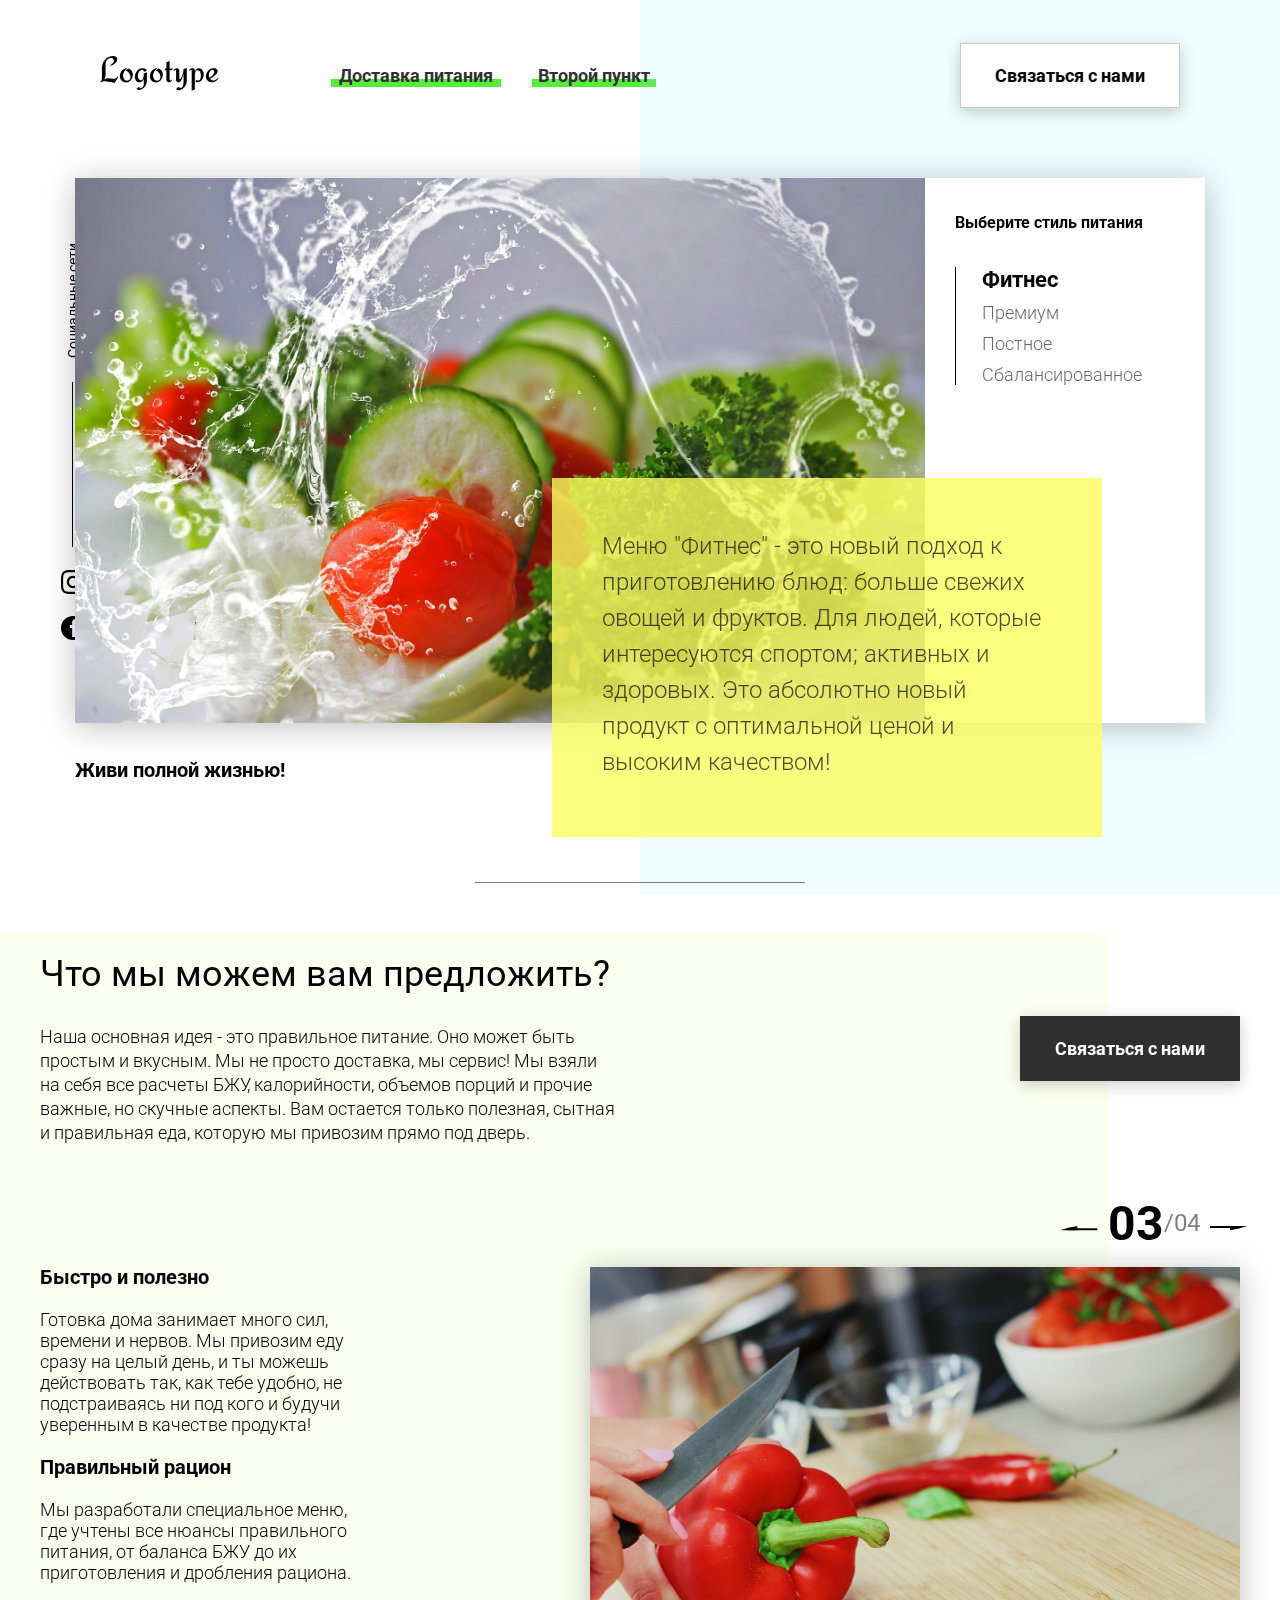
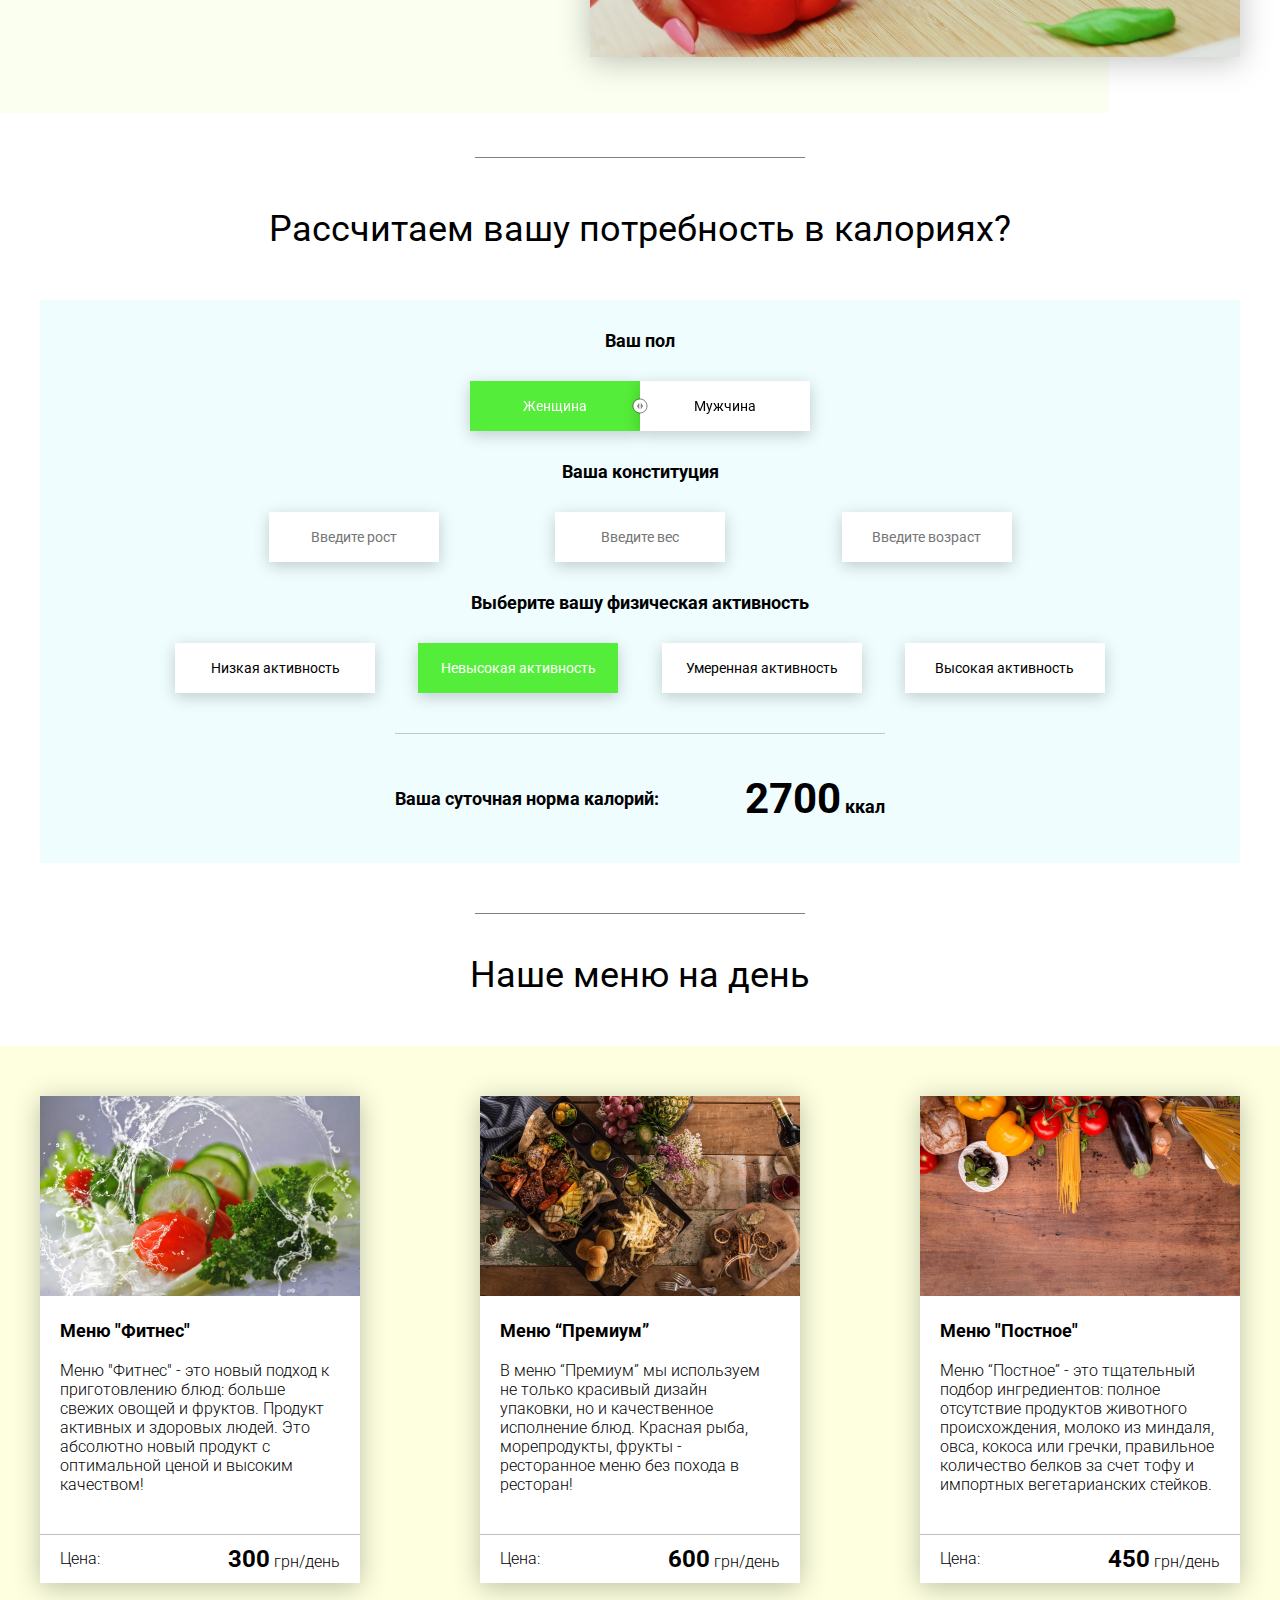
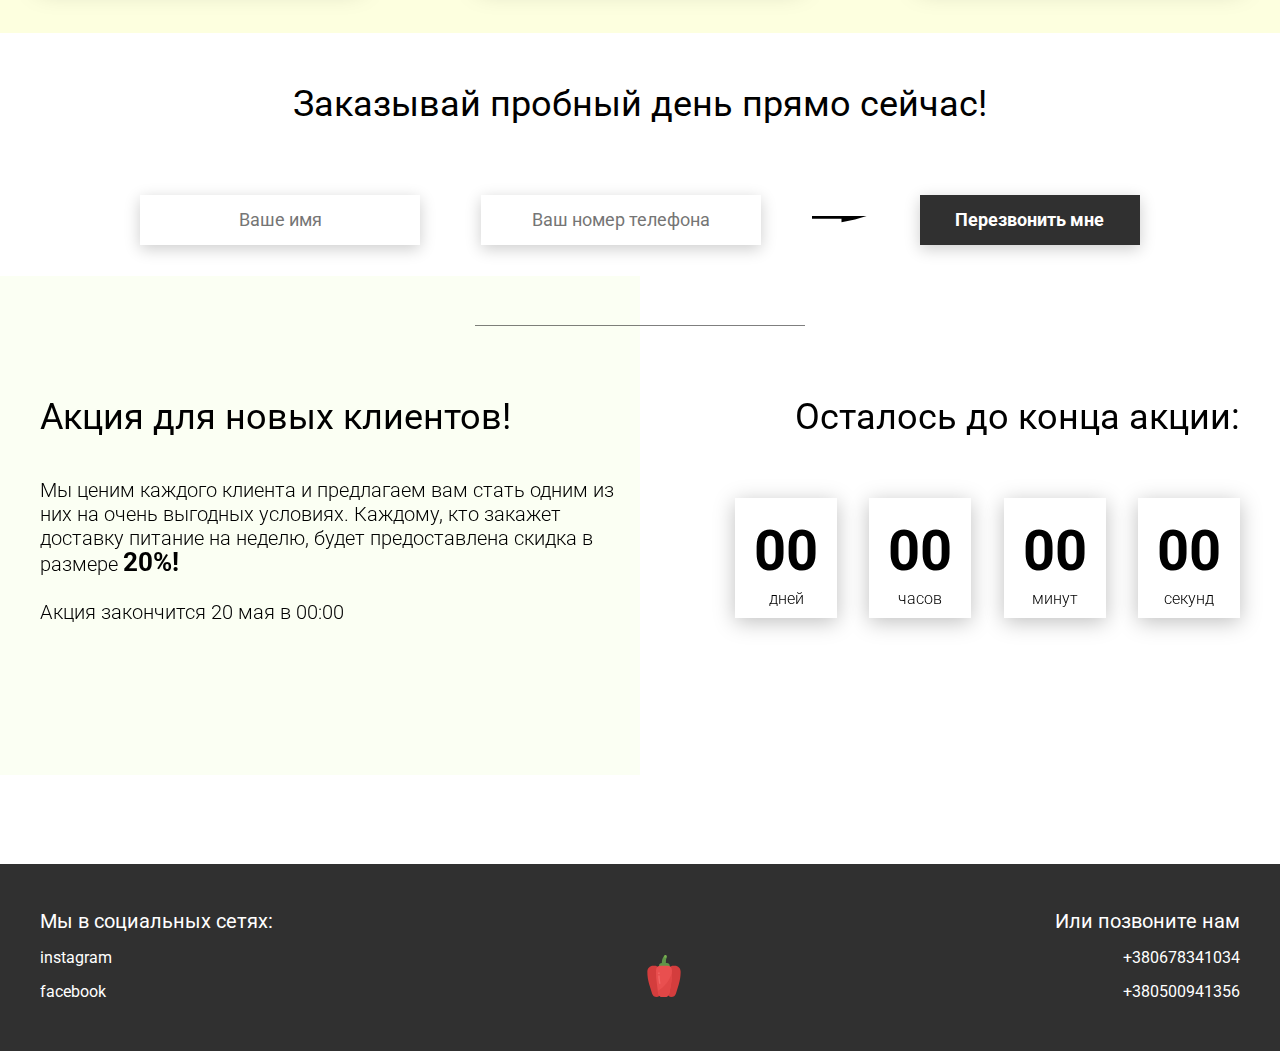
<file: food/index.html>
<!DOCTYPE html>
<html lang="en">
<head>
    <meta charset="UTF-8">
    <meta name="viewport" content="width=device-width, initial-scale=1.0">
    <title>Food</title>
    <link rel="stylesheet" href="css/style.css">
</head>
<body>
    <header class="header">
        <div class="header__left-block">
            <div class="header__logo">
                <img src="icons/logo.svg" alt="Логотип">
            </div>
            <nav class="header__links">
                <a href="#" class="header__link">Доставка питания</a>
                <a href="#" class="header__link">Второй пункт</a>
            </nav>
        </div>
        <div class="header__right-block">
            <button data-modal class="btn btn_white">Связаться с нами</button>
        </div>
    </header>
    <div class="sidepanel">
        <div class="sidepanel__text"><span>Социальные сети</span></div>
        <div class="sidepanel__divider"></div>
        <a href="#" class="sidepanel__icon">
            <img src="icons/instagram.svg" alt="instagram">
        </a>
        <a href="#" class="sidepanel__icon">
            <img src="icons/facebook.svg" alt="facebook">
        </a>
    </div>

    <div class="preview">
        <div class="bgc_blue"></div>
        <div class="container">
            <div class="tabcontainer">
                <div class="tabcontent">
                    <img src="img/tabs/vegy.jpg" alt="vegy">
                    <div class="tabcontent__descr">
                        Меню "Фитнес" - это новый подход к приготовлению блюд: больше свежих овощей и фруктов. Для людей, которые интересуются спортом; активных и здоровых. Это абсолютно новый продукт с оптимальной ценой и высоким качеством!
                    </div>
                </div>
                <div class="tabcontent">
                    <img src="img/tabs/elite.jpg" alt="elite">
                    <div class="tabcontent__descr">
                        Меню “Премиум” - мы используем не только красивый дизайн упаковки, но и качественное исполнение блюд. Красная рыба, морепродукты, фрукты - ресторанное меню без похода в ресторан!                                     
                    </div>
                </div>
                <div class="tabcontent">
                    <img src="img/tabs/post.jpg" alt="post">
                    <div class="tabcontent__descr">
                        Наше специальное “Постное меню” - это тщательный подбор ингредиентов: полное отсутствие продуктов животного происхождения. Полная гармония с собой и природой в каждом элементе! Все будет Ом!                                     
                    </div>
                </div>
                <div class="tabcontent">
                    <img src="img/tabs/vegy.jpg" alt="vegy">
                    <div class="tabcontent__descr">
                        Меню "Сбалансированное" - это соответствие вашего рациона всем научным рекомендациям. Мы тщательно просчитываем вашу потребность в к/б/ж/у и создаем лучшие блюда для вас.
                    </div>
                </div>
                <div class="tabheader">
                    <h3>Выберите стиль питания</h3>
                    <div class="tabheader__items">
                        <div class="tabheader__item tabheader__item_active">Фитнес</div>
                        <div class="tabheader__item">Премиум</div>
                        <div class="tabheader__item">Постное</div>
                        <div class="tabheader__item">Сбалансированное</div>
                    </div>
                </div>
            </div>
            <div class="preview__life">Живи полной жизнью!</div>
        </div>
    </div>

    <div class="divider"></div>

    <div class="offer">
        <div class="bgc_y"></div>
        <div class="container">
            <div class="offer__text">
                <h2 class="title">Что мы можем вам предложить?</h2>
                <div class="offer__descr">
                    Наша основная идея - это правильное питание. Оно может быть простым и вкусным. Мы не просто доставка, мы сервис! Мы взяли на себя все расчеты БЖУ, калорийности, объемов порций и прочие важные, но скучные аспекты. Вам остается только полезная, сытная и правильная еда, которую мы привозим прямо под дверь.
                </div>
            </div>
            <div class="offer__action">
                <button data-modal class="btn btn_dark">Связаться с нами</button>
            </div>
        </div>
        <div class="container">
            <div class="offer__advantages">
                <h2>Быстро и полезно</h2>
                <div class="offer__advantages-text">
                    Готовка дома занимает много сил, времени и нервов. Мы привозим еду сразу на целый день, и ты можешь действовать так, как тебе удобно, не подстраиваясь ни под кого и будучи уверенным в качестве продукта!
                </div>
                <h2>Правильный рацион</h2>
                <div class="offer__advantages-text">
                    Мы разработали специальное меню, где учтены все нюансы правильного питания, от баланса БЖУ до их приготовления и дробления рациона.
                </div>
            </div>
            <div class="offer__slider">
                <div class="offer__slider-counter">
                    <div class="offer__slider-prev">
                        <img src="icons/left.svg" alt="prev">
                    </div>
                    <span id="current">03</span>
                    /
                    <span id="total">04</span>
                    <div class="offer__slider-next">
                        <img src="icons/right.svg" alt="next">
                    </div>
                </div>
                <div class="offer__slider-wrapper">
                    <div class="offer__slide">
                        <img src="img/slider/pepper.jpg" alt="pepper">
                    </div>
                    <!-- <div class="offer__slide">
                        <img src="img/slider/food-12.jpg" alt="food">
                    </div>
                    <div class="offer__slide">
                        <img src="img/slider/olive-oil.jpg" alt="oil">
                    </div>
                    <div class="offer__slide">
                        <img src="img/slider/paprika.jpg" alt="paprika">
                    </div> -->
                </div>
            </div>
        </div>
    </div>

    <div class="divider"></div>

    <div class="calculating">
        <div class="container">
            <h2 class="title">Рассчитаем вашу потребность в калориях?
            </h2>
            <div class="calculating__field">
                <div class="calculating__subtitle">
                    Ваш пол
                </div>
                <div class="calculating__choose" id="gender">
                    <div class="calculating__choose-item calculating__choose-item_active">Женщина</div>
                    <div class="calculating__choose-item">Мужчина</div>
                </div>

                <div class="calculating__subtitle">
                    Ваша конституция
                </div>
                <div class="calculating__choose calculating__choose_medium">
                    <input type="text" id="height" placeholder="Введите рост" class="calculating__choose-item">
                    <input type="text" id="weight" placeholder="Введите вес"  class="calculating__choose-item">
                    <input type="text" id="age" placeholder="Введите возраст" class="calculating__choose-item">
                </div>

                <div class="calculating__subtitle">
                    Выберите вашу физическая активность
                </div>
                <div class="calculating__choose calculating__choose_big">
                    <div id="low" class="calculating__choose-item">Низкая активность </div>
                    <div id="small"  class="calculating__choose-item calculating__choose-item_active">Невысокая активность</div>
                    <div id="medium" class="calculating__choose-item">Умеренная активность</div>
                    <div id="high" class="calculating__choose-item">Высокая активность</div>
                </div>

                <div class="calculating__divider"></div>

                <div class="calculating__total">
                    <div class="calculating__subtitle">
                        Ваша суточная норма калорий:
                    </div>
                    <div class="calculating__result">
                        <span>2700</span> ккал
                    </div>
                </div>
            </div>
        </div>
    </div>

    <div class="divider"></div>

    <div class="menu">
        <h2 class="title">Наше меню на день</h2>

        <div class="menu__field">
            <div class="container">
                
            </div>
        </div>
    </div>

    <div class="order">
        <div class="container">
            <div class="title">Заказывай пробный день прямо сейчас!</div>
            <form action="#" class="order__form">
                <input required placeholder="Ваше имя" name="name" type="text" class="order__input">
                <input required placeholder="Ваш номер телефона" name="phone" type="phone" class="order__input">
                <img src="icons/right.svg" alt="right">
                <button class="btn btn_dark btn_min">Перезвонить мне</button>
            </form>
        </div>
    </div>

    <div class="divider"></div>

    <div class="promotion">
        <div class="bgc_y"></div>
        <div class="container">
            <div class="promotion__text">
                <div class="title">Акция для новых клиентов!</div>
                <div class="promotion__descr">
                    Мы ценим каждого клиента и предлагаем вам стать одним из них на очень выгодных условиях. 
                    Каждому, кто закажет доставку питание на неделю, будет предоставлена скидка в размере <span>20%!</span>
                    <br><br>
                    Акция закончится 20 мая в 00:00
                </div>
            </div>
            <div class="promotion__timer">
                <div class="title">Осталось до конца акции:</div>
                <div class="timer">
                    <div class="timer__block">
                        <span id="days">12</span>
                        дней
                    </div>
                    <div class="timer__block">
                        <span id="hours">20</span>
                        часов
                    </div>
                    <div class="timer__block">
                        <span id="minutes">56</span>
                        минут
                    </div>
                    <div class="timer__block">
                        <span id="seconds">20</span>
                        секунд
                    </div>
                </div>
            </div>
        </div>
    </div>

    <footer class="footer">
        <div class="container">
            <div class="social">
                <div class="subtitle">Мы в социальных сетях:</div>
                <a href="#" class="link">instagram</a>
                <a href="#" class="link">facebook</a>
            </div>
            <div class="pepper">
                <img src="icons/veg.svg" alt="pepper">
            </div>
            <div class="call">
                <div class="subtitle">Или позвоните нам</div>
                <a href="#" class="link">+380678341034</a>
                <a href="#" class="link">+380500941356</a>
            </div>
        </div>
    </footer>

    <div class="modal">
        <div class="modal__dialog">
            <div class="modal__content">
                <form action="#">
                    <div class="modal__close">&times;</div>
                    <div class="modal__title">Мы свяжемся с вами как можно быстрее!</div>
                    <input required placeholder="Ваше имя" name="name" type="text" class="modal__input">
                    <input required placeholder="Ваш номер телефона" name="phone" type="phone" class="modal__input">
                    <button class="btn btn_dark btn_min">Перезвонить мне</button>
                </form>
            </div>
        </div>
    </div>

    <script src="js/script.js"></script>
</body>
</html>
</file>
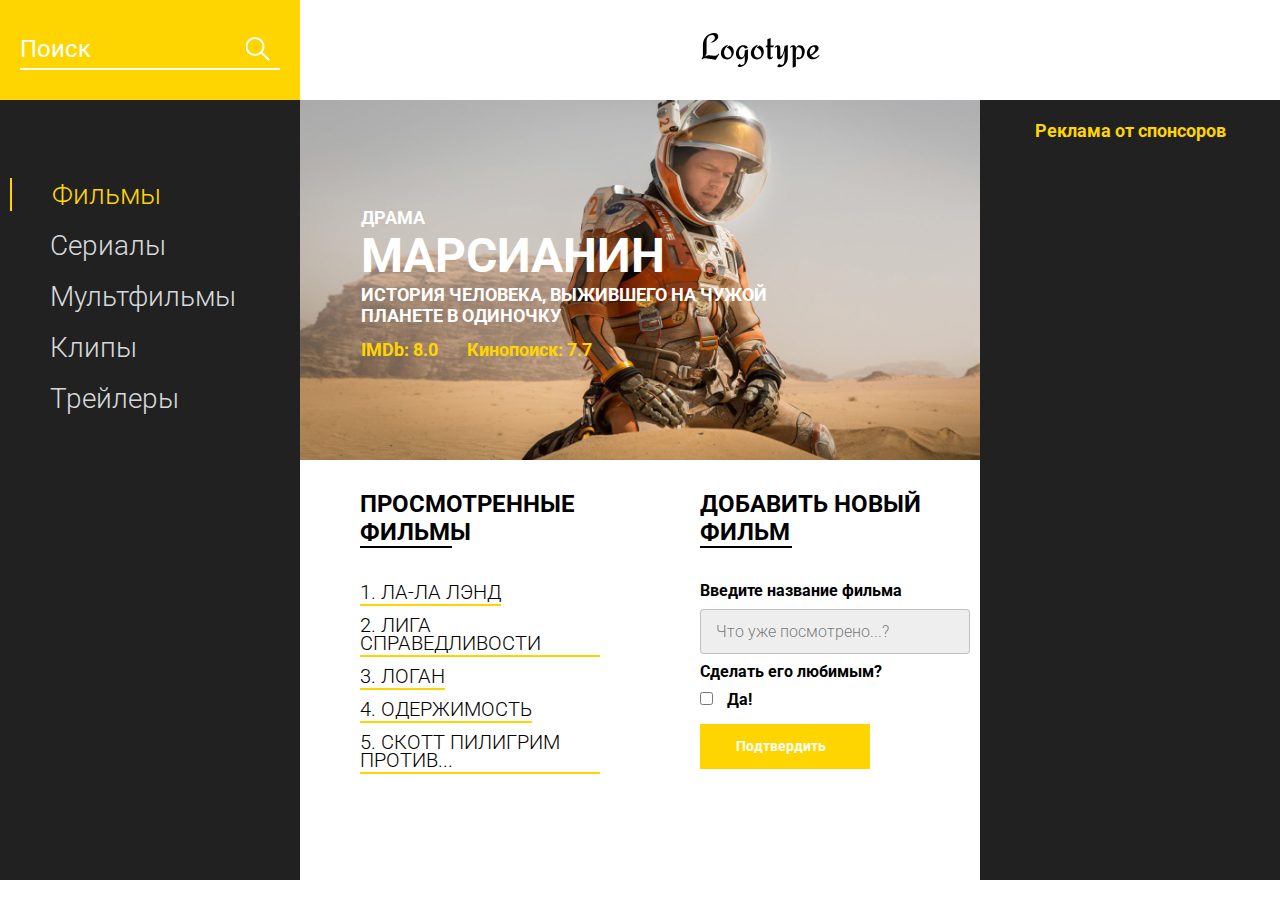
<file: project/index.html>
<!DOCTYPE html>
<html lang="en">
<head>
    <meta charset="UTF-8">
    <meta name="viewport" content="width=device-width, initial-scale=1.0">
    <title>Movie DB</title>
    <link href="https://fonts.googleapis.com/css?family=Roboto:300,400,700&display=swap&subset=cyrillic-ext" rel="stylesheet">
    <link rel="stylesheet" href="css/style.min.css">
</head>
<body>
    <header class="header">
        <div class="header__search">
            <form action="#">
                <input type="text" placeholder="Поиск">
            </form>
        </div>
        <div class="header__logo">
            <img src="icons/Logotype.svg" alt="logo">
        </div>
    </header>
    <main class="promo">
        <div class="promo__menu">
            <nav class="promo__menu-list">
                <ul>
                    <li><a class="promo__menu-item promo__menu-item_active" href="#">Фильмы</a></li>
                    <li><a class="promo__menu-item" href="#">Сериалы</a></li>
                    <li><a class="promo__menu-item" href="#">Мультфильмы</a></li>
                    <li><a class="promo__menu-item" href="#">Клипы</a></li>
                    <li><a class="promo__menu-item" href="#">Трейлеры</a></li>
                </ul>
            </nav>
        </div>
        <div class="promo__content">
            <div class="promo__bg">
                <div class="promo__genre">КОМЕДИЯ</div>
                <div class="promo__title">МАРСИАНИН</div>
                <div class="promo__descr">ИСТОРИЯ ЧЕЛОВЕКА, ВЫЖИВШЕГО НА ЧУЖОЙ ПЛАНЕТЕ В ОДИНОЧКУ</div>
                <div class="promo__ratings">
                    <span>IMDb: 8.0</span>
                    <span>Кинопоиск: 7.7</span>
                </div>
            </div>
            <div class="promo__interactive">
                <div>
                    <div class="promo__interactive-title">ПРОСМОТРЕННЫЕ ФИЛЬМЫ</div>
                    <ul class="promo__interactive-list">
                        <li class="promo__interactive-item">ЛОГАН
                            <div class="delete"></div>
                        </li>
                        <li class="promo__interactive-item">ЛИГА СПРАВЕДЛИВОСТИ
                            <div class="delete"></div>
                        </li>
                        <li class="promo__interactive-item">ЛА-ЛА ЛЭНД
                            <div class="delete"></div>
                        </li>
                        <li class="promo__interactive-item">ОДЕРЖИМОСТЬ
                            <div class="delete"></div>
                        </li>
                        <li class="promo__interactive-item">СКОТТ ПИЛИГРИМ ПРОТИВ ВСЕХ
                            <div class="delete"></div>
                        </li>
                    </ul>
                </div>
                <div>
                    <form class="add">
                        <div class="promo__interactive-title">ДОБАВИТЬ НОВЫЙ ФИЛЬМ</div>
                        <span>Введите название фильма</span>
                        <input class="adding__input" type="text" placeholder="Что уже посмотрено...?">
                        <span>Сделать его любимым?</span>
                        <input class="checkbox" type="checkbox">
                        <span class="yes">Да!</span>
                        <div class="button">Подтвердить</div>
                    </form>
                </div>
            </div>
        </div>
        <div class="promo__adv">
            <div class="promo__adv-title">Реклама от спонсоров</div>
            <img src="img/content_1.jpg" alt="some picture">
            <img src="img/content_2.jpg" alt="some picture">
            <img src="img/content_3.png" alt="some picture">
        </div>
    </main>

    <script src="js/script.js"></script>
</body>
</html>
</file>
<file: food/css/style.css>
@import url(https://fonts.googleapis.com/css?family=Roboto:300,400,700&display=swap&subset=cyrillic-ext);*{box-sizing:border-box;margin:0;padding:0;font-family:Roboto,sans-serif}a{text-decoration:none}.btn{width:220px;height:65px;display:flex;justify-content:center;align-items:center;background-color:#fff;font-size:18px;font-weight:700;border:1px solid rgba(0,0,0,.2);box-shadow:0 4px 15px rgba(0,0,0,.2);cursor:pointer;transition:.3s all;outline:0}.btn_white{background-color:#fff}.btn_dark{background-color:#303030;color:#fff;border:none}.btn_min{height:50px}.btn:hover{box-shadow:0 4px 30px rgba(0,0,0,.3)}.container{max-width:1200px;margin:0 auto}.divider{width:330px;height:1px;margin:0 auto;background-color:rgba(0,0,0,.5)}.title{font-size:36px;font-weight:400}.header{display:flex;justify-content:space-between;align-items:center;height:150px;padding:0 100px}.header__left-block{display:flex;justify-content:space-between;min-width:550px}.header__logo{max-width:170px}.header__logo img{width:100%}.header__links{display:flex;align-items:center}.header__link{position:relative;margin-right:45px;font-weight:700;font-size:18px;color:#303030}.header__link:after{content:'';position:absolute;display:block;width:110%;left:-5%;bottom:-1px;z-index:-1;height:8px;background:#54ed39}.header__link:last-child{margin-right:0}.sidepanel{position:fixed;left:60px;top:240px;height:400px;width:25px;display:flex;flex-direction:column;justify-content:space-between;align-items:center}.sidepanel__text{width:120px;height:120px;font-size:14px}.sidepanel__text span{display:flex;transform:rotate(-90deg) translateX(-50px)}.sidepanel__divider{width:1px;height:165px;background-color:#000}.sidepanel__icon{width:24px;height:24px}.sidepanel__icon img{width:100%}.preview{padding:28px 0 100px 0;position:relative}.preview__life{font-weight:700;font-size:20px;margin-left:35px;margin-top:35px}.bgc_blue{position:absolute;right:0;top:-155px;width:50vw;height:900px;background:rgba(146,242,255,.15);z-index:-1}.tabcontainer{display:flex;width:1130px;margin:0 auto;box-shadow:0 4px 30px rgba(0,0,0,.25)}.tabcontent{width:850px;position:relative}.tabcontent img{width:100%;height:100%;object-fit:cover}.tabcontent__descr{position:absolute;top:300px;right:-177px;width:550px;height:359px;background:rgba(251,254,93,.8);padding:50px;font-size:24px;font-weight:300;line-height:36px;color:rgba(0,0,0,.7)}.tabheader{width:280px;padding:35px 30px;background-color:#fff}.tabheader h3{font-weight:700;font-size:16px}.tabheader__items{margin-top:35px;padding-left:26px;border-left:1px solid #000}.tabheader__item{font-weight:700;font-size:18px;font-weight:300;margin-top:10px;color:rgba(0,0,0,.6);cursor:pointer;transition:.3s all}.tabheader__item_active{color:#000;font-size:22px;font-weight:700}.offer{padding:70px 0 100px 0;position:relative}.offer .container{display:flex;justify-content:space-between}.offer .bgc_y{position:absolute;width:1109px;height:780px;background:rgba(243,255,222,.45);z-index:-1;top:50px}.offer__text{width:580px}.offer__descr{font-size:18px;margin-top:30px;font-weight:300;line-height:24px}.offer__action{display:flex;align-items:center;justify-content:flex-end}.offer__advantages{width:330px;margin-top:50px}.offer__advantages h2{font-weight:700;font-size:20px;margin-top:20px}.offer__advantages h2:first-child{margin-top:70px}.offer__advantages-text{margin-top:20px;font-size:18px;font-weight:300;line-height:21px}.offer__slider{width:650px;margin-top:50px;display:flex;flex-direction:column;align-items:flex-end}.offer__slider-counter{display:flex;width:180px;align-items:center;font-size:24px;color:rgba(0,0,0,.5)}.offer__slider-wrapper{width:100%;margin-top:15px;box-shadow:0 4px 30px rgba(0,0,0,.25)}.offer__slider-prev{margin-right:10px;cursor:pointer}.offer__slider-next{margin-left:10px;cursor:pointer}.offer__slider #current{font-size:48px;font-weight:700;color:#000}.offer__slide{width:100%;height:390px}.offer__slide img{width:100%;height:100%;object-fit:cover}.calculating{padding:50px 0}.calculating .title{text-align:center}.calculating__field{width:100%;margin-top:50px;background:rgba(146,242,255,.15);padding:30px 0 40px 0}.calculating__subtitle{text-align:center;font-size:18px;font-weight:700;margin-top:30px}.calculating__subtitle:first-child{margin-top:0}.calculating #gender:after{content:'';position:absolute;top:50%;transform:translateY(-50%);display:block;width:16px;height:16px;background:url(../icons/switch.svg) center center/cover no-repeat}.calculating__choose{position:relative;display:flex;margin-top:30px;justify-content:center}.calculating__choose-item{display:flex;align-items:center;justify-content:center;width:170px;height:50px;padding:0 10px;background:#fff;box-shadow:0 4px 15px rgba(0,0,0,.2);border:none;text-align:center;font-size:14px;cursor:pointer;outline:0;transition:.3s all}.calculating__choose-item_active{color:#fff;background-color:#54ed39}.calculating__choose_medium{width:743px;justify-content:space-between;margin:30px auto 0 auto}.calculating__choose_big{width:930px;justify-content:space-between;margin:30px auto 0 auto}.calculating__choose_big .calculating__choose-item{width:200px}.calculating__divider{width:490px;height:1px;margin:40px auto;background-color:rgba(0,0,0,.2)}.calculating__total{width:490px;margin:0 auto;display:flex;justify-content:space-between;align-items:center}.calculating__result{font-size:18px;font-weight:700}.calculating__result span{font-size:42px}.menu{padding:40px 0 50px 0}.menu .container{display:flex;justify-content:space-between;align-items:flex-start}.menu .title{text-align:center}.menu__field{margin-top:50px;padding:50px 0;width:100%;background:rgba(249,254,126,.25)}.menu__item{width:320px;min-height:450px;background:#fff;box-shadow:0 4px 25px rgba(0,0,0,.25);font-size:16px;font-weight:300}.menu__item img{width:100%;height:200px;object-fit:cover}.menu__item-subtitle{font-weight:700;font-size:18px;padding:0 20px;margin-top:20px}.menu__item-descr{margin-top:20px;padding:0 20px}.menu__item-divider{width:100%;height:1px;background-color:rgba(0,0,0,.25);margin-top:40px}.menu__item-price{display:flex;justify-content:space-between;align-items:center;padding:10px 20px}.menu__item-price span{font-size:24px;font-weight:700}.order{padding-bottom:80px}.order .title{text-align:center}.order__form{margin-top:70px;padding:0 100px;display:flex;justify-content:space-between;align-items:center}.order__form img{transform:scale(1.5)}.order__input{width:280px;height:50px;background:#fff;box-shadow:0 4px 15px rgba(0,0,0,.2);border:none;font-size:18px;text-align:center;padding:0 20px;outline:0}.promotion{padding:70px 0 240px 0;position:relative}.promotion .container{display:flex}.promotion .bgc_y{position:absolute;width:50%;height:499px;background:rgba(243,255,222,.35);z-index:-1;top:-50px;left:0}.promotion__text{width:50%}.promotion__descr{margin-top:40px;font-size:20px;line-height:24px;font-weight:300}.promotion__descr span{font-weight:700;font-size:26px}.promotion__timer{width:50%}.promotion__timer .title{text-align:right}.promotion__timer .timer{margin-top:60px;padding-left:95px;display:flex;justify-content:space-between;align-items:center}.promotion__timer .timer__block{width:102px;height:120px;background:#fff;box-shadow:0 4px 20px rgba(0,0,0,.25);font-size:16px;font-weight:300;text-align:center}.promotion__timer .timer__block span{display:block;margin-top:20px;margin-bottom:5px;font-size:56px;font-weight:700}.footer{min-height:180px;background-color:#303030;padding:45px 0 50px 0;color:#fff}.footer .container{height:100%;display:flex;justify-content:space-between;align-items:flex-end}.footer .subtitle{font-size:20px}.footer .link{display:block;margin-top:15px;font-size:16px;color:#fff}.footer .call{text-align:right}.modal{position:fixed;top:0;left:0;z-index:1050;display:none;width:100%;height:100%;overflow:hidden;background-color:rgba(0,0,0,.5)}.modal__dialog{max-width:500px;margin:40px auto}.modal__content{position:relative;width:100%;padding:40px;background-color:#fff;border:1px solid rgba(0,0,0,.2);border-radius:4px;max-height:80vh;overflow-y:auto}.modal__close{position:absolute;top:8px;right:14px;font-size:30px;color:#000;opacity:.5;font-weight:700;border:none;background-color:transparent;cursor:pointer}.modal__title{text-align:center;font-size:22px;text-transform:uppercase}.modal__input{display:block;margin:20px auto 20px auto;width:280px;height:50px;background:#fff;box-shadow:0 4px 15px rgba(0,0,0,.2);border:none;font-size:18px;text-align:center;padding:0 20px;outline:0}.modal .btn{display:block;width:280px;margin:0 auto}.show{display: block;}.hide{display: none;}.fade{animation-name: fade; animation-duration: 1.5s;}@keyframes fade{from{opacity: 0.1;}to{opacity: 1;}}
</file>
<file: project/css/style.min.css>
*{-webkit-box-sizing:border-box;box-sizing:border-box;margin:0;padding:0;font-family:'Roboto', sans-serif}.header{display:-webkit-box;display:-ms-flexbox;display:flex;height:100px}.header__search{display:-webkit-box;display:-ms-flexbox;display:flex;-webkit-box-pack:center;-ms-flex-pack:center;justify-content:center;-webkit-box-align:center;-ms-flex-align:center;align-items:center;height:100%;width:300px;background:#FFD500}.header__search form{position:relative;width:260px;height:30px}.header__search form input{width:100%;border:none;border-bottom:2px solid #fff;background-color:transparent;color:#fff;font-size:24px;line-height:28px;padding-bottom:5px;outline:none}.header__search form input::-webkit-input-placeholder{color:#fff}.header__search form input:-ms-input-placeholder{color:#fff}.header__search form input::-ms-input-placeholder{color:#fff}.header__search form input::placeholder{color:#fff}.header__search form:after{content:'';display:block;position:absolute;top:2px;right:10px;background:url("../icons/search.svg") center center/cover no-repeat;width:24px;height:24px}.header__logo{display:-webkit-box;display:-ms-flexbox;display:flex;-webkit-box-pack:center;-ms-flex-pack:center;justify-content:center;-webkit-box-align:center;-ms-flex-align:center;align-items:center;height:100%;width:calc(100% - 360px)}.promo{height:780px;display:-webkit-box;display:-ms-flexbox;display:flex}.promo__menu{width:300px;height:100%;background:#212121;padding:60px 0 0 10px}.promo__menu-item{display:block;font-size:28px;line-height:33px;color:#D6D9DC;text-decoration:none;font-weight:300;padding-left:40px;margin-top:18px}.promo__menu-item:hover{color:#FFD500}.promo__menu-item_active{border-left:2px solid  #FFD500;color:#FFD500}.promo__content{width:calc(100% - 600px)}.promo__bg{height:360px;background:url("../img/mars.webp") center center/cover no-repeat;background-position:top;padding:107px 0 0 61px}.promo__genre{font-weight:bold;font-size:18px;line-height:21px;color:#FFFFFF;text-transform:uppercase}.promo__title{font-weight:bold;font-size:48px;line-height:56px;color:#FFFFFF;text-transform:uppercase}.promo__descr{width:481px;font-weight:bold;font-size:18px;line-height:21px;color:#FFFFFF;text-transform:uppercase}.promo__ratings{margin-top:13px}.promo__ratings span{font-weight:bold;font-size:18px;line-height:21px;color:#FFD500;margin-right:25px}.promo__interactive{display:-webkit-box;display:-ms-flexbox;display:flex}.promo__interactive>div{width:50%;padding:30px 0 0 60px}.promo__interactive-title{display:inline-block;font-weight:bold;font-size:24px;line-height:28px;color:#000000}.promo__interactive-title:after{content:'';display:block;width:33%;height:2px;background-color:#000}.promo__interactive-list{list-style-type:none;margin-top:35px;display:-webkit-box;display:-ms-flexbox;display:flex;-webkit-box-orient:vertical;-webkit-box-direction:normal;-ms-flex-direction:column;flex-direction:column;-webkit-box-align:start;-ms-flex-align:start;align-items:flex-start}.promo__interactive-item{display:inline-block;position:relative;font-weight:300;font-size:20px;line-height:18px;color:#000000;margin-bottom:15px;padding-right:40px;text-transform:uppercase}.promo__interactive-item span{display:block;position:absolute;left:-30px;top:50%;-webkit-transform:translateY(-50%);transform:translateY(-50%);width:20px;height:20px;background:url("../icons/Star.svg") center center/cover no-repeat}.promo__interactive-item:before{content:'';position:absolute;bottom:-5px;display:block;width:calc(100% - 40px);height:2px;background-color:#FFD500}.promo__interactive-item:hover .delete{content:'';display:block;position:absolute;right:0px;top:50%;-webkit-transform:translateY(-50%);transform:translateY(-50%);width:20px;height:20px;background:url("../icons/trash.png") center center/cover no-repeat;cursor:pointer}.promo__interactive .add .promo__interactive-title{margin-bottom:25px}.promo__interactive .add span{display:block;margin:10px 0;font-weight:bold;font-size:16px;line-height:16px;color:#000000}.promo__interactive .add .yes{display:inline;margin-left:10px}.promo__interactive .add input[type="text"]{width:270px;height:45px;line-height:50px;font-size:16px;background:rgba(196,196,196,0.29);border:1px solid rgba(0,0,0,0.19);padding:0 15px;outline:none;border-radius:4px}.promo__interactive .add input[type="text"]::-webkit-input-placeholder{font-weight:300;font-size:16px;color:rgba(0,0,0,0.53)}.promo__interactive .add input[type="text"]:-ms-input-placeholder{font-weight:300;font-size:16px;color:rgba(0,0,0,0.53)}.promo__interactive .add input[type="text"]::-ms-input-placeholder{font-weight:300;font-size:16px;color:rgba(0,0,0,0.53)}.promo__interactive .add input[type="text"]::placeholder{font-weight:300;font-size:16px;color:rgba(0,0,0,0.53)}.promo__interactive .add .button{display:block;margin-top:15px;width:170px;height:45px;background:#FFD500;font-weight:bold;font-size:14px;line-height:14px;color:#FFFFFF;border:none;outline:none;cursor:pointer; padding: 15px 31px 15px 36px;}.promo__interactive .add button:active{-webkit-transform:scale(0.95);transform:scale(0.95)}.promo__adv{background:#212121;width:300px;height:100%}.promo__adv-title{font-weight:bold;font-size:18px;line-height:21px;color:#FFD500;margin:20px 0;text-align:center}.promo__adv img{width:100%;margin-bottom:10px}
/*# sourceMappingURL=style.min.css.map */
</file>
